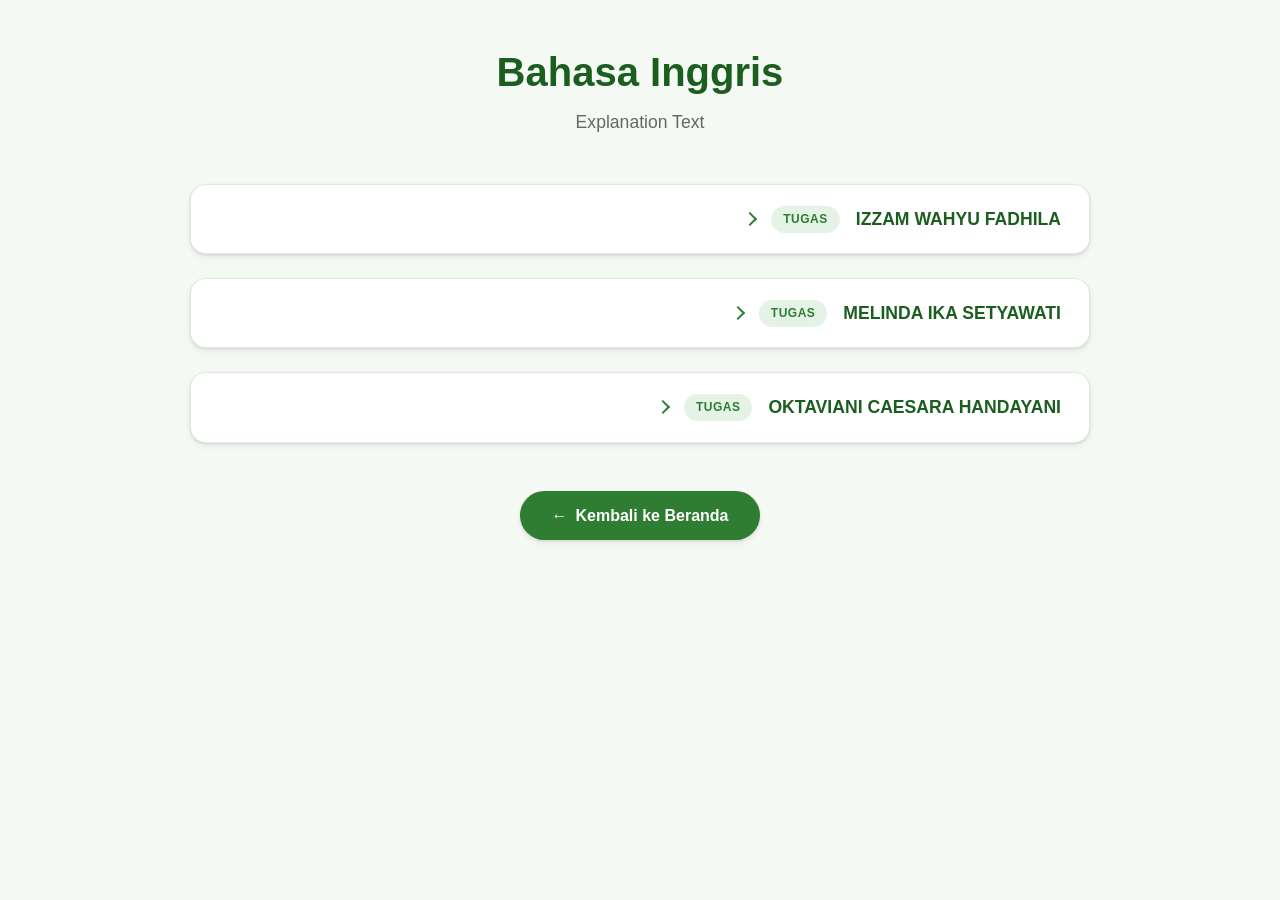
<file: inggris.html>
<!DOCTYPE html>
<html lang="id">
<head>
    <meta charset="UTF-8">
    <meta name="viewport" content="width=device-width, initial-scale=1.0">
    <title>Bahasa Iggris - Explanation Text</title>
    <link rel="stylesheet" href="inggris.css">
    <!-- Google Fonts -->
    <link rel="stylesheet" href="inggris.css">
    <link rel="stylesheet" href="inggris.css">
</head>
<body>

    <section class="indo-section">
        <div class="indo-header">
            <h2>Bahasa Inggris</h2>
            <p>Explanation Text</p>
        </div>

        <div class="table-container">

            <!-- BARIS 2: TERTUTUP -->
            <details class="report-card">
                <summary class="report-summary">
                    <div class="summary-left">
                        <span class="icon-toggle"></span>
                        <span class="badge-label">TUGAS</span>
                        <span class="author-name">IZZAM WAHYU FADHILA</span>
                    </div>
                </summary>
            
                
                <div class="report-content">
                    <h2>How an Old Circuit Boards Is Transformed into a Well Clock</h2>
                    <img src="WhatsApp Image 2026-10-29 at 12.10.19.jpeg" alt="foto produk" weight="250" height="250">
                    <p>
                       <strong>Paragraph 1 - General Statement</strong><br>
                        Electronic waste is an increasing environmental issue caused by the rapid pace of technological advancement. Obsolete electronic components, such as discarded computer circuit boards, are frequently thrown away and contribute to environmental degradation. However, these materials possess complex designs and durable structures that can be repurposed. One creative approach to handling this electronic waste is by transforming an old circuit board into a unique wall clock. This transformation demonstrates how industrial waste can be converted into a functional and artistic home accessory.<br>
​                       <strong>Paragraph 2 - The Transformation Process</strong><br>
                        The process begins by collecting an unused computer circuit board and cleaning it thoroughly to remove dust, grease, and other debris. Once the board is clean, technicians or crafters inspect its surface and carefully remove any hazardous or protruding parts that are unnecessary for the new design. At this stage, the original function of the printed circuit board as an internal computer component changes. Instead of processing electronic signals inside a computer, the board is prepared to serve as the main face and structural base of a timepiece.<br>
                        <strong>​Paragraph 3 - The Formation of a New Product</strong><br>
                        The prepared circuit board is then combined with a clock mechanism and custom number markers. A hole is drilled precisely in the center of the board to install the clock movement, along with the hour, minute, and second hands on the front. Colorful or metallic numbers representing digits one through twelve are securely attached around the perimeter of the board to indicate the hours. Once the battery-powered mechanism is fitted at the back and all components are firmly fixed, the separate parts integrate into a single working clock.<br>
​                       <strong>​Paragraph 4 - The Result and Its Impact</strong><br>
                        As a result, an old computer circuit board is successfully transformed into a wall clock that carries both functional and aesthetic value. The product can be used to tell time while simultaneously serving as a creative, geek-chic room decoration. This transformation reduces the volume of electronic waste and promotes the reuse of durable industrial materials. Therefore, recycling electronic components into creative timepieces is an effective way to support a more sustainable and eco-friendly environment.
                    </p>
                </div>
            </details>

            <!-- BARIS 2: TERTUTUP -->
            <details class="report-card">
                <summary class="report-summary">
                    <div class="summary-left">
                        <span class="icon-toggle"></span>
                        <span class="badge-label">TUGAS</span>
                        <span class="author-name">MELINDA IKA SETYAWATI</span>
                    </div>
                </summary>
                
                <div class="report-content">
                    <h2>The Creation of a Circuit Board Wall Clock from E-Waste</h2>
                    <img src="WhatsApp Image 2026-10-29 at 12.10.19.jpeg" alt="foto produk" weight="250" height="250">
                    <p>
                       <strong>Paragraph 1 - General Statement</strong><br>
                        The rapid evolution of modern technology has led to a massive accumulation of electronic waste worldwide. Discarded motherboards and circuit boards are typical examples of e-waste that often end up in landfills, posing threats to the environment. Nevertheless, the intricate patterns and metallic traces on these boards offer high visual appeal. A brilliant solution to utilize this waste is by converting old circuit boards into decorative wall clocks. This creative recycling effort turns electronic scrap into a stylish instrument for measuring time.<br>
                        <strong>Paragraph 2 - The Transformation Process</strong><br>
                        The conversion process starts with the selection of a discarded circuit board featuring prominent electronic tracks, chips, and soldered joints. This board undergoes a cleaning and sanitization procedure to ensure it is safe and free from grime. During this phase, the component is stripped of its original utility within a computer system. Rather than managing data processing, the circuit board is repurposed as a decorative canvas and structural foundation for a new clock.<br>
                       <strong>Paragraph 3 - The Formation of a New Product</strong><br>
                        Next, a clock movement kit consisting of a motor mechanism and hands is integrated into the circuit board. A central hole is created to mount the spindle, connecting the rear motor to the front indicator hands. Distinctive number labels are arranged and glued onto the surface of the green board to complete the clock face. When the mechanical parts are fully assembled and tested with a power source, the individual pieces merge into a cohesive finished product.<br>
                        <strong>Paragraph 4 - The Result and Its Impact</strong><br>
                        Consequently, a discarded circuit board is turned into an innovative wall clock that provides practical utility and decorative charm. It functions reliably as a timekeeping device while adding a modern, technological aesthetic to interior spaces. Furthermore, this method helps minimize electronic waste and encourages sustainable resource management. Upcycling electronic parts into functional art represents a meaningful contribution toward environmental preservation.
                    </p>
                </div>
            </details>

            <!-- BARIS 3: TERTUTUP -->
            <details class="report-card">
                <summary class="report-summary">
                    <div class="summary-left">
                        <span class="icon-toggle"></span>
                        <span class="badge-label">TUGAS</span>
                        <span class="author-name">OKTAVIANI CAESARA HANDAYANI</span>
                    </div>
                </summary>
                
                <div class="report-content">
                    <h2>Upcycling Discarded Circuit Boards into Fuctional Clocks</h2>
                    <img src="WhatsApp Image 2026-10-29 at 12.10.19.jpeg" alt="foto produk" weight="250" height="250">
                    <p>
                        <strong>Paragraph 1 - General Statement</strong><br>
                        Electronic equipment has a relatively short lifecycle, resulting in vast quantities of electronic waste discarded each year. Printed circuit boards are among the most common items found in this waste stream, traditionally viewed as useless junk. However, their intricate microchips and vibrant green layouts hold significant creative potential. By upcycling these old circuit boards into functional wall clocks, people can give electronic remnants a second life. This process highlights how creativity can merge technology with interior design.<br>
                        <strong>Paragraph 2 - The Transformation Process</strong><br>
                        The manufacturing workflow begins by gathering retired circuit boards and cleaning their surfaces to eliminate impurities. Workers inspect the boards to identify the best layout angles for a clock face. At this point, the primary purpose of the circuit board undergoes a total shift. Instead of functioning as part of a hidden computer hardware system, it is modified to become a visible, artistic centerpiece for time tracking.<br>
                        <strong>Paragraph 3 - The Formation of a New Product</strong><br>
                        The transformation is finalized by attaching a clock mechanism to the center of the board and mounting hands on the front side. Clear, stylized numbers are positioned around the board's surface to guide the eye and show the hours accurately. Once the adhesive sets and the battery mechanism is secured in place, all the disparate elements combine into a single, operational clock product.<br>
                        <strong>Paragraph 4 - The Result and Its Impact</strong><br>
                        Ultimately, the old electronic component becomes a striking wall clock that delivers both utility and visual appeal. It serves as a practical tool for daily scheduling and a conversation starter due to its unique technological look. This upcycling practice successfully cuts down electronic waste and inspires alternative ways to reuse manufactured materials. Thus, turning electronic hardware into household items is a great step toward environmental sustainability.
                    </p>
                </div>
            </details>

        </div>

        <!-- Tombol Kembali ke Beranda -->
        <div class="back-btn-container">
            <a href="index.html" class="btn-kembali">
                <span>←</span>
                <span>Kembali ke Beranda</span>
            </a>
        </div>
    </section>

</body>
</html>
</file>
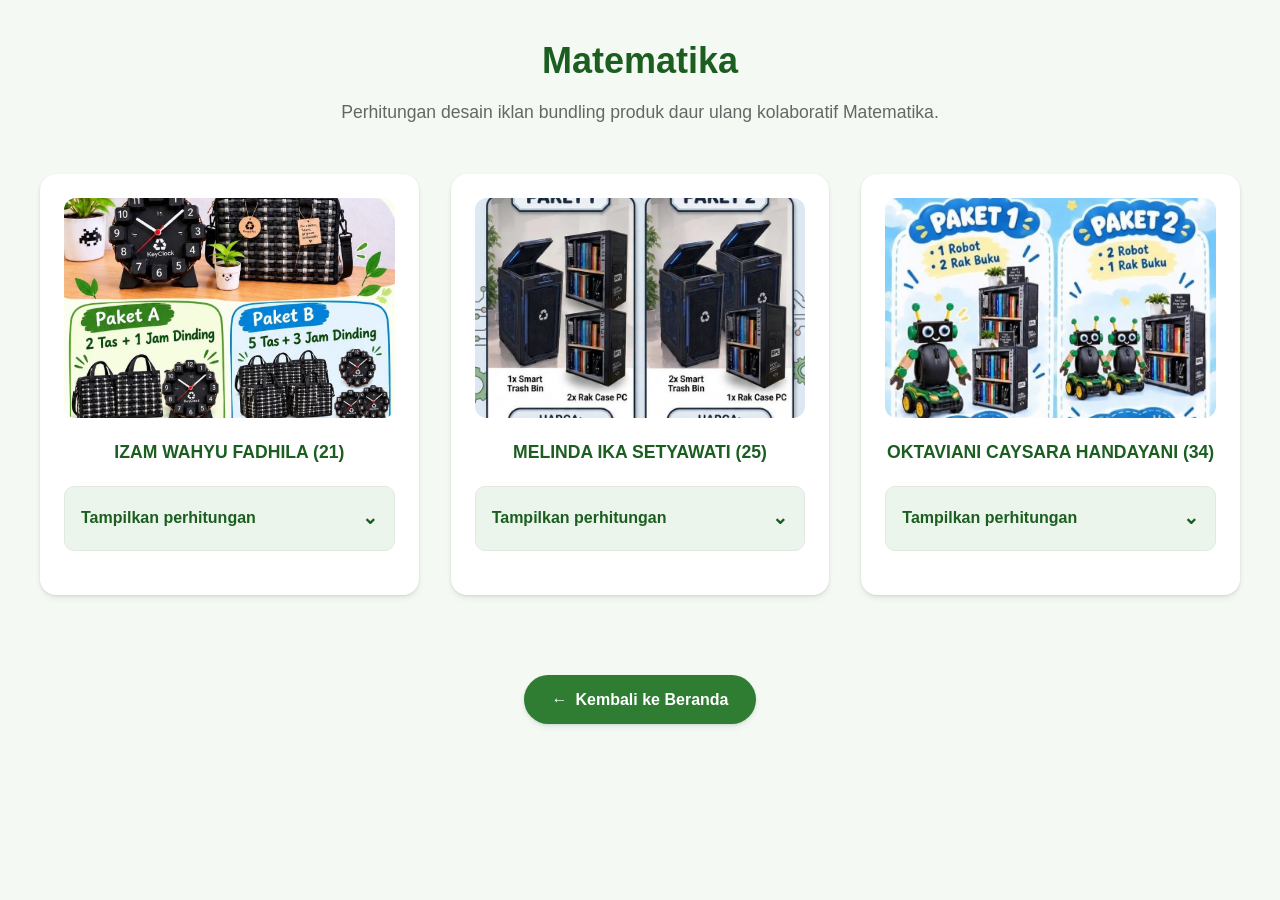
<file: matematika.html>
<!DOCTYPE html>
<html lang="id">
<head>
    <meta charset="UTF-8">
    <meta name="viewport" content="width=device-width, initial-scale=1.0">
    <title>Matematika — Mata Pelajaran Kolaboratif</title>
    <link rel="stylesheet" href="matematika.css">
    <!-- Google Fonts -->
    <link rel="stylesheet" href="matematika.css">
    <link rel="stylesheet" href="matematika.css">
    
</head>
<body>

    <main class="main-container">
        <section class="section-title">
            <h2>Matematika</h2>
            <p>Perhitungan desain iklan bundling produk daur ulang kolaboratif Matematika.</p>
        </section>

        <div class="cards-container">

            <!-- Kartu 1 -->
            <div class="math-card">
                <div class="card-image-box">
                    <img src="WhatsApp Image 2026-11-06 at 16.52.56.jpeg" alt="Bundling paket 1">
                </div>
                <h3>IZAM WAHYU FADHILA (21)</h3>
                
                <details class="calc-dropdown">
                    <summary>
                        <span>Tampilkan perhitungan</span>
                        <span class="arrow">⌄</span>
                    </summary>
                    <div class="calc-content">
                        <h4>Misalkan</h4>
                        <ul>
                            <li>x = jam dinding</li>
                            <li>y = tas anyaman </li>
                        </ul>

                        <h4>Persamaan paket</h4>
                        <div class="equation-box">x + 2y = 200.00</div>
                        <div class="equation-box">3x + 5y = 520.000</div>
                       
                        <h4>Penyelesaian</h4>
                        <ol class="step-list">
                        <li><strong>Eliminasi nilai x:</strong><br>
                            <code>x + 2y = 200.00</code><br>
                            <code>3x + 5y = 520.000</code><br>
                            persamaan (1) dikalikan dengan 5<code>x + 2y = 200.000 | x5</code><br>
                            persamaan (2) dikalikan dengan 2<code>2x + 3y = 520.000 | x2</code>
                            <code>5x + 10y = 1.000.000</code><br>
                            <code>6x + 10y = 1.040.000</code><br>
                            persamaan tersebut dikurangkan<code> -x   = -40.000</code><br>
                            negatif dan negatif diubah menjadi positif<code> x = 40.000</code>
                            <br> &rarr; <strong>x =Rp40.000</strong>
                        </li>
                        <li><strong>Substitusi nilai y ke Paket 1:</strong><br>
                            <code>x(40.000) + 2y = 200.000</code><br>
                            <code>40.000 + 2y = 200.000 </code><br>
                            <code>2y = 200.000 - 40.000</code><br>
                            <code>2y = 160.000</code><br>
                            160.000 dibagi 2 <code>y =160.000/2</code><br>
                             &rarr; <strong>y = Rp80.000</strong>
                        </li>
                        </ol>

                        <div class="result-box">
                            Hasil: x(harga 1 jam dinding)=Rp40.000, y(harga 1 tas anyam)=Rp80.000
                        </div>
                    </div>
                </details>
            </div>
            
            <!-- Kartu 2 -->
            <div class="math-card">
                <div class="card-image-box">
                    <img src="WhatsApp Image 2026-11-06 at 16.52.28.jpeg" alt="Bundling Paket 2">
                </div>
                <h3>MELINDA IKA SETYAWATI (25)</h3>
                
                <details class="calc-dropdown">
                    <summary>
                        <span>Tampilkan perhitungan</span>
                        <span class="arrow">⌄</span>
                    </summary>
                    <div class="calc-content">
                        <h4>Pemisahan</h4>
                        <ul>
                            <li>x = harga 1 tempat sampah></li>
                            <li>y = Harga 1 rak buku</li
                        </ul>

                        <h4>Permodelan</h4>
                        <div class="equation-box">x + 2y   = 440.000</div>
                        <div class="equation-box">2x + y  = 595.000</div>

                        <h4>Penyelesaian</h4>
                         <li><strong>Eliminasi nilai x:</strong><br>
                            <code>x + 2y = 440.000</code><br>
                            <code>2x + y = 595.000</code><br>
                            persamaan (1) dikalikan dengan 1<code>x + 2y = 440.000|x1</code><br>
                            persamaan (2) dikalikan dengan 2<code>2x + y = 595.000|x2</code>
                            <code>x + 2y = 440.000</code><br>
                            <code>4x + 2y = 1.190.000</code><br>
                            persamaan tersebut dikurangkan<code> -3x   = -750.000</code><br>
                            -750.000 dibagi -3<code> x = -750.000/-3</code><br>
                            <code>x = 250.000</code>
                            <br> &rarr; <strong>x = Rp250.000</strong>
                        </li>
                        <li><strong>Substitusi nilai y ke Paket 1:</strong><br>
                            <code>x(250.000) + 2y = 440.000</code><br>
                            <code>250.000 + 2y = 440.000 </code><br>
                            <code>2y = 440.000 - 250.000</code><br>
                            <code>2y = 190.000</code><br>
                            190.000 dibagi 2<code> y = 190.000/3</code>
                             &rarr; <strong>y = Rp95.000</strong>
                        </li>
                        </ol>

                     
                        <div class="result-box">
                            Hasil: x(harga 1 tempat sampah)=Rp250.000, y(harga 1 rak buku)=Rp95.000
                        </div>
                    </div>
                </details>
            </div>

            <!-- Kartu 3 -->
            <div class="math-card">
                <div class="card-image-box">
                    <img src="WhatsApp Image 2026-11-06 at 16.52.28 (1).jpeg" alt="Bundling Paket 3">
                </div>
                <h3>OKTAVIANI CAYSARA HANDAYANI (34)</h3>
                
                <details class="calc-dropdown">
                    <summary>
                        <span>Tampilkan perhitungan</span>
                        <span class="arrow">⌄</span>
                    </summary>
                    <div class="calc-content">
                        <h4>Misalkan</h4>
                        <ul>
                            <li>x = harga 1 robot</li>
                            <li>y = harga 1 rak buku</li>
                            
                        </ul>

                        <h4>Persamaan paket</h4>
                        <div class="equation-box">x + 2y = 290.000</div>
                        <div class="equation-box">2x + y = 295.000</div>

                        <h4>Penyelesaian</h4>
                        <li><strong>Eliminasi nilai x:</strong><br>
                            <code>x + 2y = 290.000</code><br>
                            <code>2x + y = 295.000</code><br>
                            persamaan (1) dikalikan dengan 1<code>x + 2y= 290.000|x1</code><br>
                            persamaan (2) dikalikan dengan 2<code>2x + y = 295.000|x2</code>
                            <code>x + 2y =290.000</code><br>
                            <code>4x + 2y =590.000</code><br>
                            persamaan tersebut dikurangkan<code> -3x   = -300.000</code><br>
                            -300.000 dibagi -3 <code> x = -300.000 /-3</code><br>
                            <code>x = 100.000</code>
                            <br> &rarr; <strong>x = Rp100.000</strong>
                        </li>
                        <li><strong>Substitusi nilai y ke Paket 2:</strong><br>
                            <code>x(100.000) + 2y = 290.000/code><br>
                            <code>100.000 + 2y = 290.00</code><br>
                            <code>2y = 290.000 - 100.00</code><br>
                            <code>2y = 190.000</code><br>
                            90.000 dibagi 2<code> y = 90.000/2s</code>
                             &rarr; <strong>y = Rp95.000</strong>
                        </li>
                        </ol>

                        <div class="result-box">
                            Hasil: x(harga 1 robot)=Rp100.000, dan y(harga 1 rak buku)=Rp95.000
                        </div>
                    </div>
                </details>
            </div>

        </div>

        <!-- Tombol Kembali ke Beranda -->
        <div class="back-btn-container">
            <a href="index.html" class="btn-kembali">
                <span>←</span>
                <span>Kembali ke Beranda</span>
            </a>
        </div>
    </main>

</body>
</html>
</file>
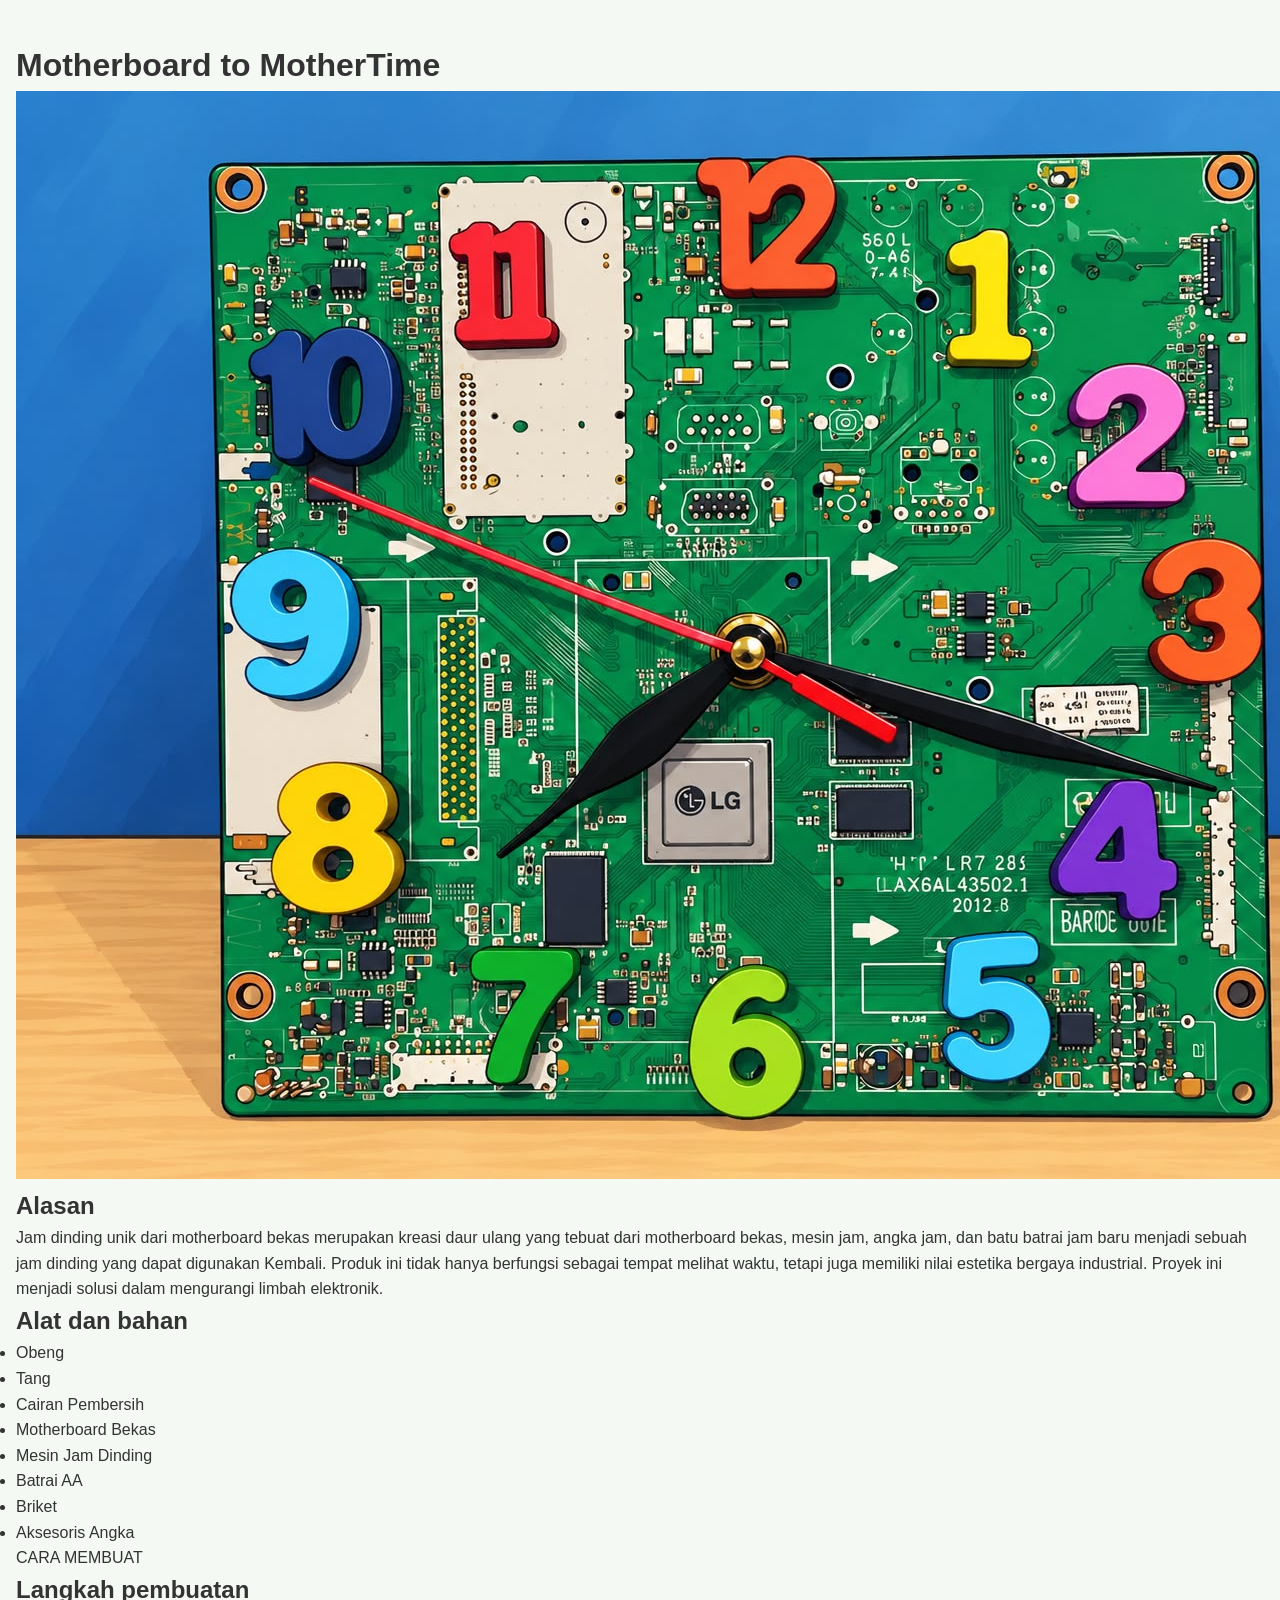
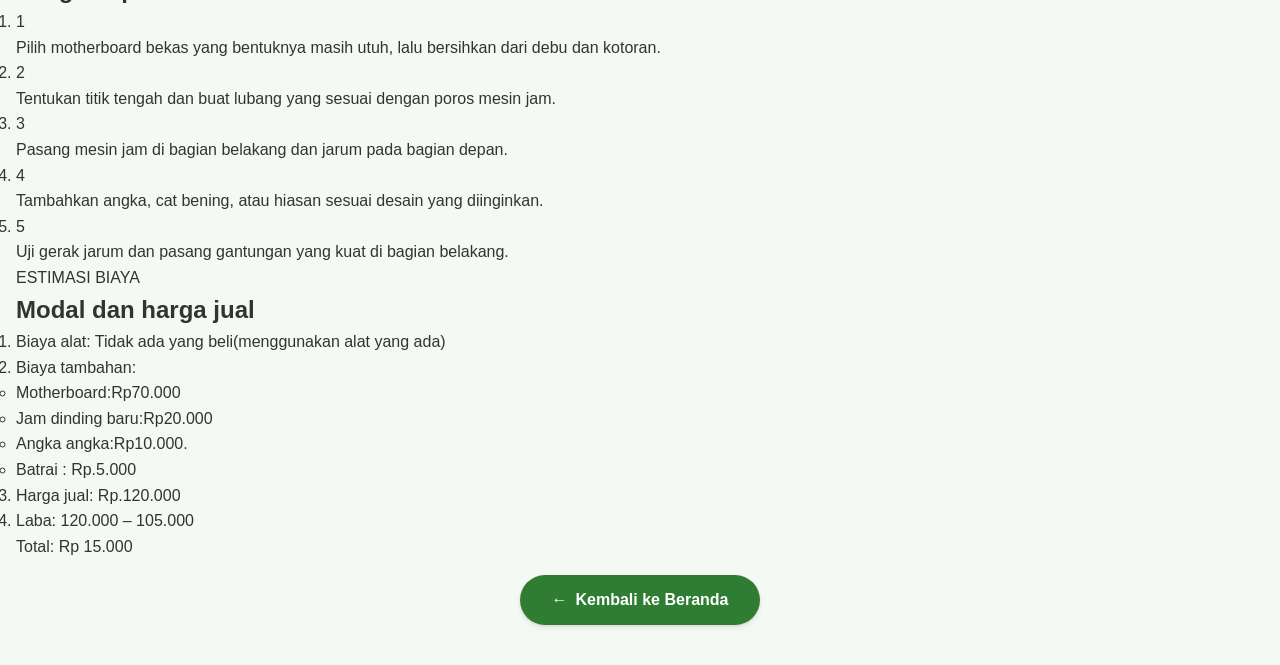
<file: produk1.html>
<!DOCTYPE html>
<html lang="id">
<head>
    <meta charset="UTF-8">
    <meta name="viewport" content="width=device-width, initial-scale=1.0">
    <title>Jam Motherboard — Sampah Jadi Berkah</title>
    <link rel="stylesheet" href="style.css">
</head>
<body>

    <main class="main-container">
        
        <!-- Header Judul -->
        <header class="page-header">
            <h1>Motherboard to MotherTime</h1>
        </header>

        <!-- Gambar Utama -->
        <div class="hero-image-card">
            <img src="WhatsApp Image 2026-10-29 at 12.10.19.jpeg">
        </div>

        <!-- Kartu 1: Produk Daur Ulang Elektronik -->
        <section class="content-card">
            <h2>Alasan</h2>
            <p>Jam dinding unik dari motherboard bekas merupakan kreasi daur ulang yang tebuat dari motherboard bekas, mesin jam, angka jam, dan batu batrai jam baru menjadi sebuah jam dinding yang dapat digunakan Kembali. Produk ini tidak hanya berfungsi sebagai tempat melihat waktu, tetapi juga memiliki nilai estetika bergaya industrial. Proyek ini menjadi solusi dalam mengurangi limbah elektronik.</p>
        </section>

        <!-- Kartu 2: Alat dan Bahan -->
        <section class="content-card">
            <h2>Alat dan bahan</h2>
            <ul>
                <li>Obeng</li>
                <li>Tang</li>
                <li>Cairan Pembersih</li>
                <li>Motherboard Bekas	</li>
                <li>Mesin Jam Dinding</li>
                <li>Batrai AA</li>
                <li>Briket</li>
                <li>Aksesoris Angka</li>
           </ul>
        </section>

        <!-- Kartu 4: Cara Membuat -->
        <section class="content-card">
            <span class="section-tag">CARA MEMBUAT</span>
            <h2>Langkah pembuatan</h2>
            <ol class="step-list">
                <li>
                    <span class="step-num">1</span>
                    <p>Pilih motherboard bekas yang bentuknya masih utuh, lalu bersihkan dari debu dan kotoran.</p>
                </li>
                <li>
                    <span class="step-num">2</span>
                    <p>Tentukan titik tengah dan buat lubang yang sesuai dengan poros mesin jam.</p>
                </li>
                <li>
                    <span class="step-num">3</span>
                    <p>Pasang mesin jam di bagian belakang dan jarum pada bagian depan.</p>
                </li>
                <li>
                    <span class="step-num">4</span>
                    <p>Tambahkan angka, cat bening, atau hiasan sesuai desain yang diinginkan.</p>
                </li>
                <li>
                    <span class="step-num">5</span>
                    <p>Uji gerak jarum dan pasang gantungan yang kuat di bagian belakang.</p>
                </li>
            </ol>
        </section>

        <!-- Kartu 5: Estimasi Biaya -->
        <section class="content-card">
            <span class="section-tag">ESTIMASI BIAYA</span>
            <h2>Modal dan harga jual</h2>
             <p>
                    <ol>
                        <li>Biaya alat: Tidak ada yang beli(menggunakan alat yang ada)</li>
                        <li>Biaya tambahan:
                              <ul type="dics">
                                  <li>Motherboard:Rp70.000</li>
                                  <li>Jam dinding baru:Rp20.000</li>
                                  <li>Angka angka:Rp10.000.</li>
                                  <li>Batrai : Rp.5.000</li>
                              </ul>
                       </li>
                       <li>Harga jual: Rp.120.000</li>
                       <li>Laba: 120.000 – 105.000<br>Total: Rp 15.000</li>
                    </ol>
              </p>
        </section>

        <!-- Tombol Kembali ke Beranda -->
        <div class="back-btn-container">
            <a href="index.html" class="btn-kembali">
                <span>←</span>
                <span>Kembali ke Beranda</span>
            </a>
        </div>

    </main>

</body>
</html>
</file>
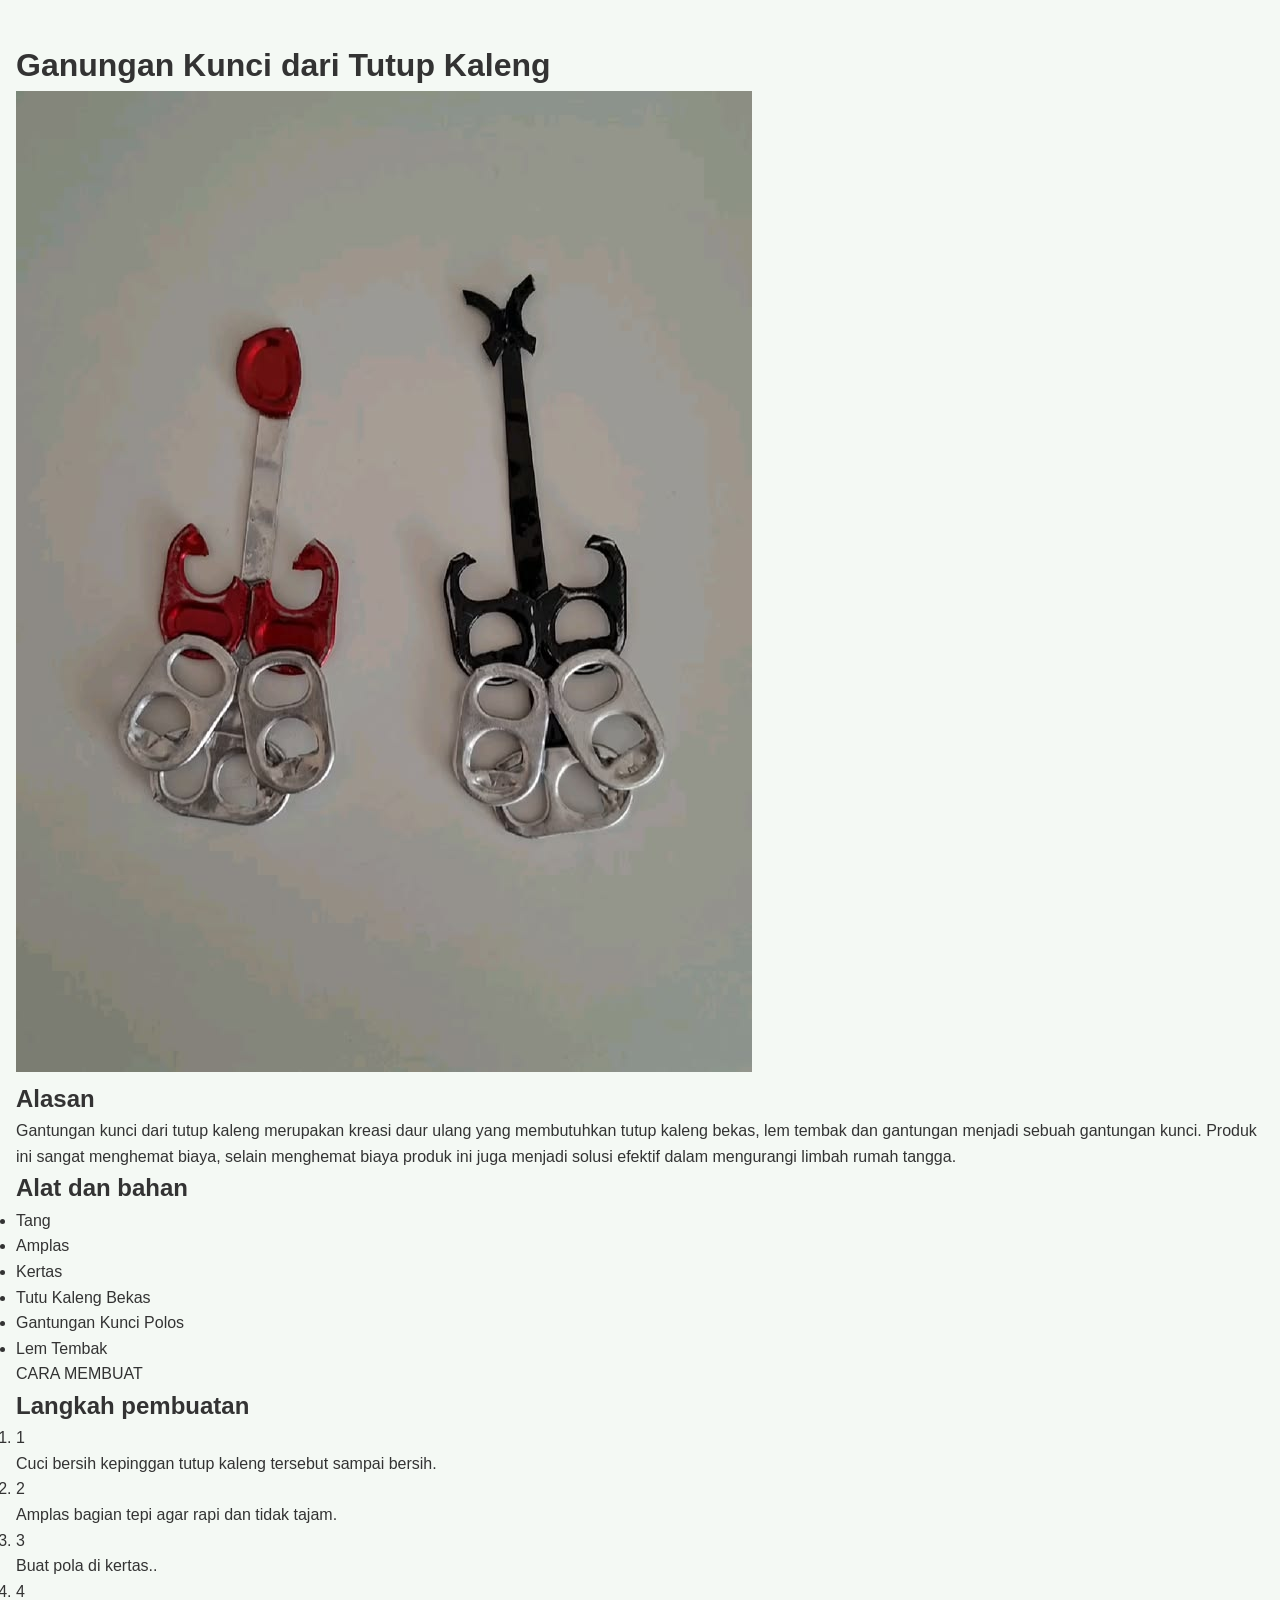
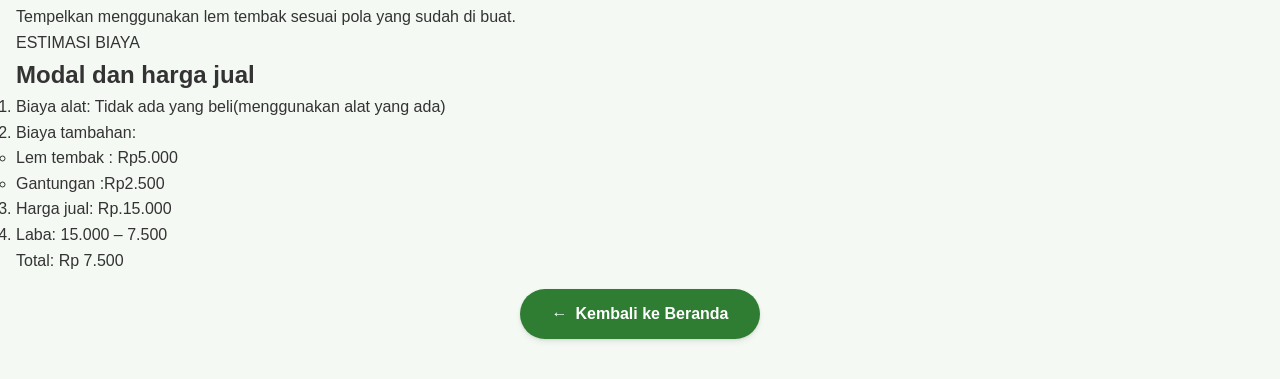
<file: produk2.html>
<!DOCTYPE html>
<html lang="en">
<head>
    <meta charset="UTF-8">
    <meta name="viewport" content="width=device-width, initial-scale=1.0">
    <title>Document</title>
    <link rel="stylesheet" href="style.css">
</head>
<body>
    <main class="main-container">
        
        <!-- Header Judul -->
        <header class="page-header">
            <h1>Ganungan Kunci dari Tutup Kaleng</h1>
            <div class="header-line"></div>
        </header>

        <!-- Gambar Utama -->
        <div class="hero-image-card">
            <img src="WhatsApp Image 2026-10-26 at 21.09.02.jpeg">
        </div>

        <!-- Kartu 1: Produk Daur Ulang Elektronik -->
        <section class="content-card">
            <h2>Alasan</h2>
            <p>Gantungan kunci dari tutup kaleng merupakan kreasi daur ulang yang membutuhkan tutup kaleng bekas, lem tembak dan gantungan menjadi sebuah gantungan kunci. Produk ini sangat menghemat biaya, selain menghemat biaya produk ini juga menjadi solusi efektif dalam mengurangi limbah rumah tangga.</p>
        </section>

        <!-- Kartu 2: Alat dan Bahan -->
        <section class="content-card">
            <h2>Alat dan bahan</h2>
            <ul>
                <li>Tang</li>
                <li>Amplas</li>
                <li>Kertas</li>
                <li>Tutu Kaleng Bekas</li>
                <li>Gantungan Kunci Polos</li>
                <li>Lem Tembak</li>
            </ul>
        </section>

        <!-- Kartu 4: Cara Membuat -->
        <section class="content-card">
            <span class="section-tag">CARA MEMBUAT</span>
            <h2>Langkah pembuatan</h2>
            <ol class="step-list">
                <li>
                    <span class="step-num">1</span>
                    <p>Cuci bersih kepinggan tutup kaleng tersebut sampai bersih.</p>
                </li>
                <li>
                    <span class="step-num">2</span>
                    <p>Amplas bagian tepi agar rapi dan tidak tajam.</p>
                </li>
                <li>
                    <span class="step-num">3</span>
                    <p>Buat pola di kertas..</p>
                </li>
                <li>
                    <span class="step-num">4</span>
                    <p>Tempelkan menggunakan lem tembak sesuai pola yang sudah di buat.</p>
                </li>
            </ol>
        </section>

        <!-- Kartu 5: Estimasi Biaya -->
        <section class="content-card">
            <span class="section-tag">ESTIMASI BIAYA</span>
            <h2>Modal dan harga jual</h2>
             <p>
                <ol>
                   <li>Biaya alat: Tidak ada yang beli(menggunakan alat yang ada)</li>
                   <li>Biaya tambahan:
                       <ul type="dics">
                            <li>Lem tembak : Rp5.000</li>
                            <li>Gantungan :Rp2.500</li>
                        </ul>
                    </li>
                    <li>Harga jual: Rp.15.000</li>
                    <li>Laba: 15.000 – 7.500<br>Total: Rp 7.500</li>
                </ol>
              </p>
        </section>

        <!-- Tombol Kembali ke Beranda -->
        <div class="back-btn-container">
            <a href="index.html" class="btn-kembali">
                <span>←</span>
                <span>Kembali ke Beranda</span>
            </a>
        </div>

    </main>
</body>
</html>
</file>
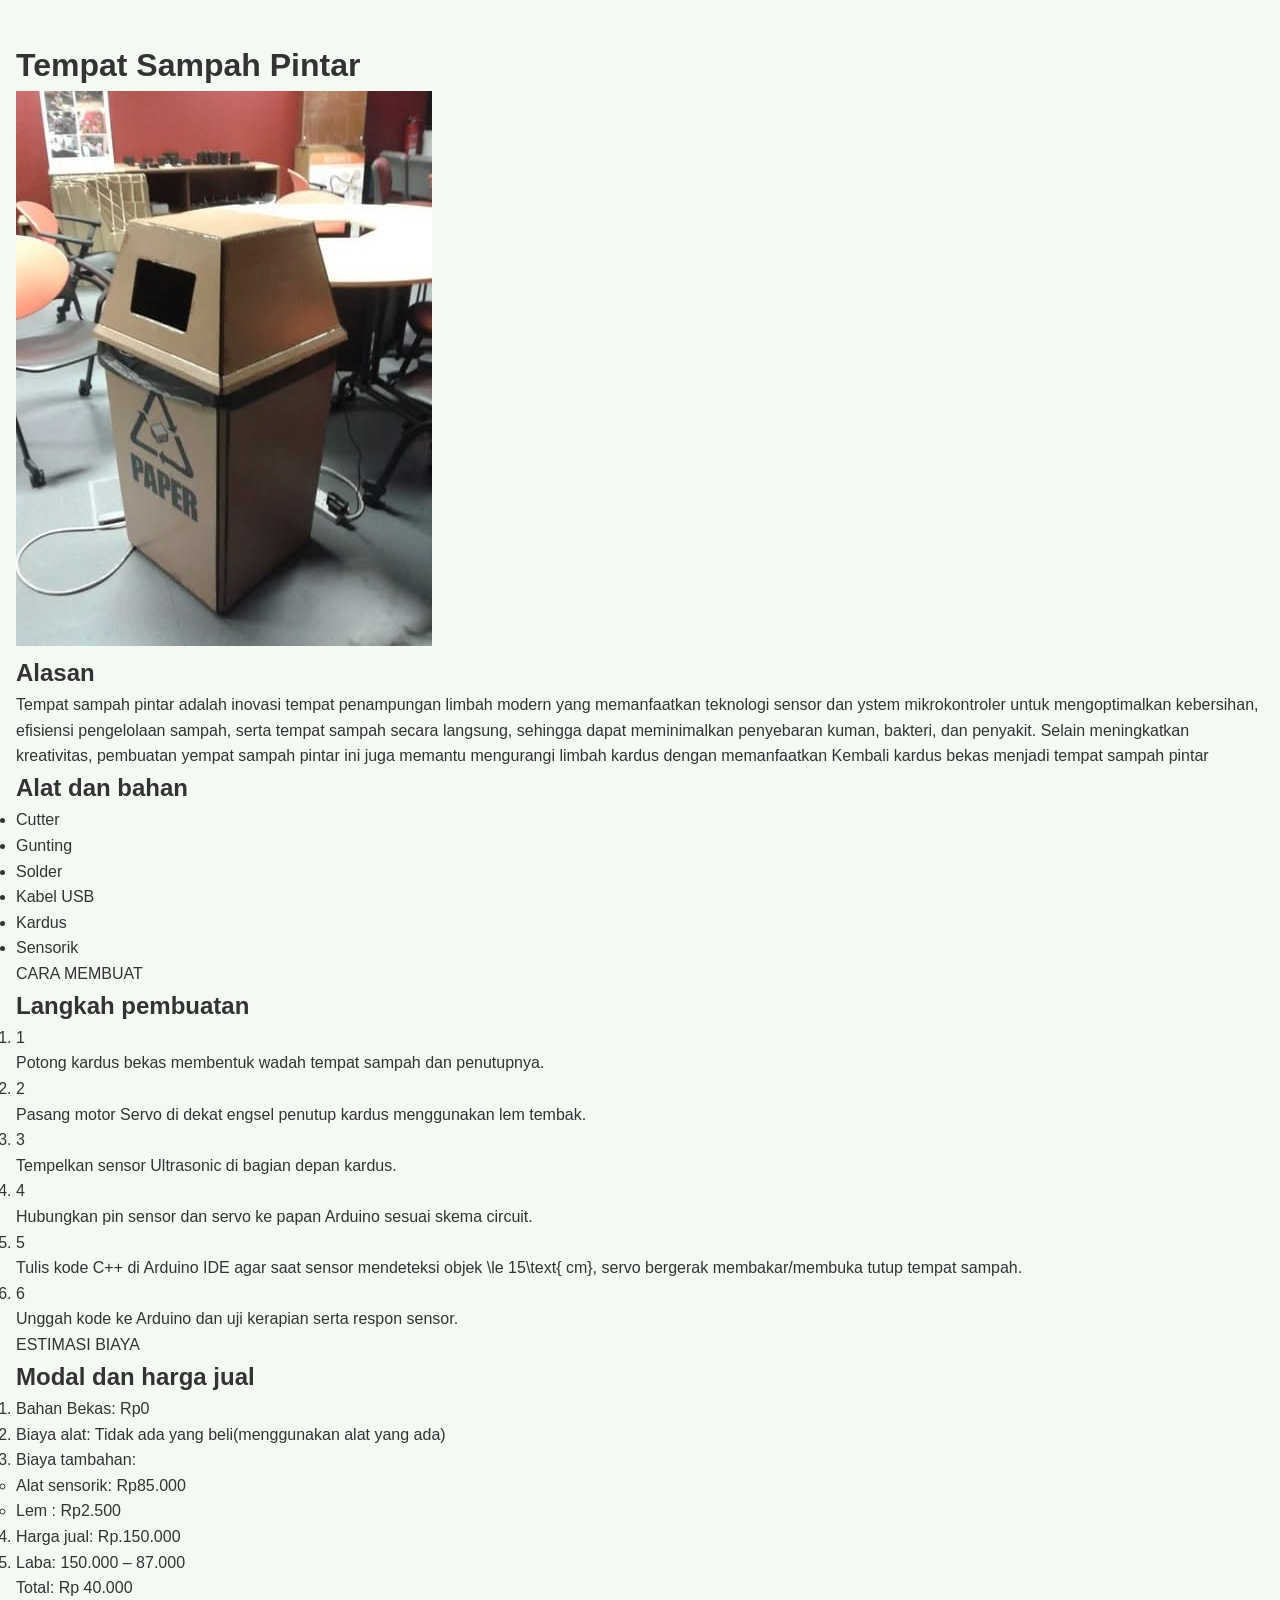
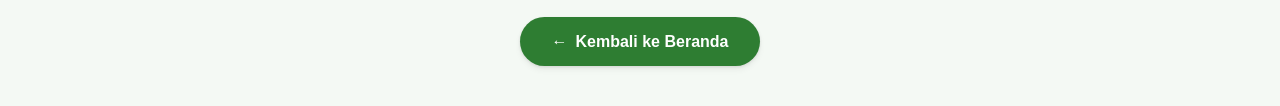
<file: produk3.html>
<!DOCTYPE html>
<html lang="en">
<head>
    <meta charset="UTF-8">
    <meta name="viewport" content="width=device-width, initial-scale=1.0">
    <title>Document</title>
    <link rel="stylesheet" href="style.css">
</head>
<body>
    <main class="main-container">
        
        <!-- Header Judul -->
        <header class="page-header">
            <h1>Tempat Sampah Pintar</h1>
        </header>

        <!-- Gambar Utama -->
        <div class="hero-image-card">
            <img src="WhatsApp Image 2026-10-27 at 14.06.28.jpeg">
        </div>

        <!-- Kartu 1: Produk Daur Ulang Elektronik -->
        <section class="content-card">
            <h2>Alasan</h2>
            <p>Tempat sampah pintar adalah inovasi tempat penampungan limbah modern yang memanfaatkan teknologi sensor dan  ystem mikrokontroler untuk mengoptimalkan kebersihan, efisiensi pengelolaan sampah, serta tempat sampah secara langsung, sehingga dapat meminimalkan penyebaran kuman, bakteri, dan penyakit. Selain meningkatkan kreativitas, pembuatan yempat sampah pintar ini juga memantu mengurangi limbah kardus dengan memanfaatkan Kembali kardus bekas menjadi tempat sampah pintar</p>
        </section>

        <!-- Kartu 2: Alat dan Bahan -->
        <section class="content-card">
            <h2>Alat dan bahan</h2>
            <ul>
                <li>Cutter</li>
                <li>Gunting</li>
                <li>Solder</li>
                <li>Kabel USB</li>
                <li>Kardus</li>
                <li>Sensorik</li>
            </ul>
        </section>

        <!-- Kartu 4: Cara Membuat -->
        <section class="content-card">
            <span class="section-tag">CARA MEMBUAT</span>
            <h2>Langkah pembuatan</h2>
            <ol class="step-list">
                <li>
                    <span class="step-num">1</span>
                    <p>Potong kardus bekas membentuk wadah tempat sampah dan penutupnya.</p>
                </li>
                <li>
                    <span class="step-num">2</span>
                    <p>Pasang motor Servo di dekat engsel penutup kardus menggunakan lem tembak.</p>
                </li>
                <li>
                    <span class="step-num">3</span>
                    <p>Tempelkan sensor Ultrasonic di bagian depan kardus.</p>
                </li>
                <li>
                    <span class="step-num">4</span>
                    <p>Hubungkan pin sensor dan servo ke papan Arduino sesuai skema circuit.</p>
                </li>
                <li>
                    <span class="step-num">5</span>
                    <p>Tulis kode C++ di Arduino IDE agar saat sensor mendeteksi objek \le 15\text{ cm}, servo bergerak membakar/membuka tutup tempat sampah.</p>
                </li>
                <li>
                    <span class="step-num">6</span>
                    <p>Unggah kode ke Arduino dan uji kerapian serta respon sensor.</p>
                </li>
            </ol>
        </section>

        <!-- Kartu 5: Estimasi Biaya -->
        <section class="content-card">
            <span class="section-tag">ESTIMASI BIAYA</span>
            <h2>Modal dan harga jual</h2>
             <p>
                <ol>
                     <li>Bahan Bekas: Rp0</li>
                     <li>Biaya alat: Tidak ada yang beli(menggunakan alat yang ada)</li>
                     <li>Biaya tambahan:
                       <ul type="dics">
                            <li>Alat sensorik: Rp85.000</li>
                            <li>Lem : Rp2.500</li>
                        </ul>
                     </li>
                     <li>Harga jual: Rp.150.000</li>
                     <li>Laba: 150.000 – 87.000<br>Total: Rp 40.000</li>
                </ol>
            </p>
        </section>

        <!-- Tombol Kembali ke Beranda -->
        <div class="back-btn-container">
            <a href="index.html" class="btn-kembali">
                <span>←</span>
                <span>Kembali ke Beranda</span>
            </a>
        </div>

    </main>
</body>
</html>
</file>
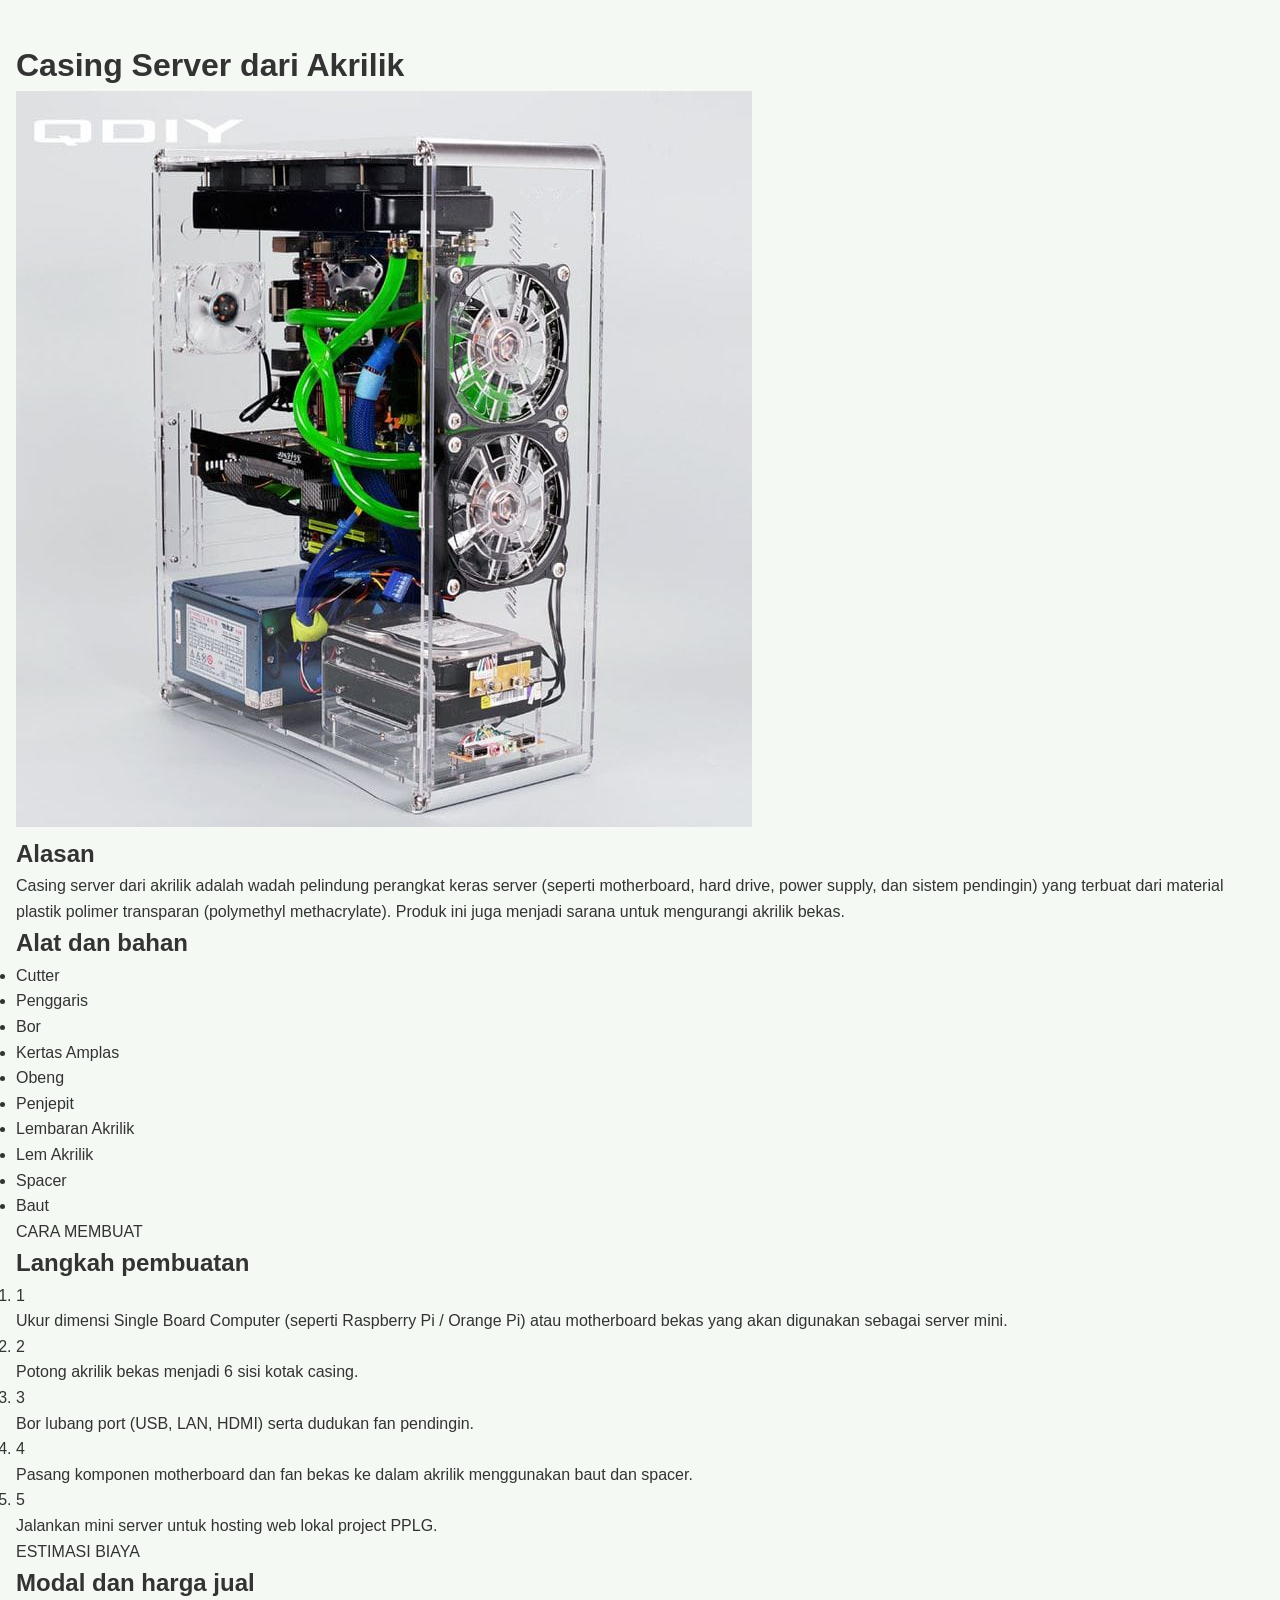
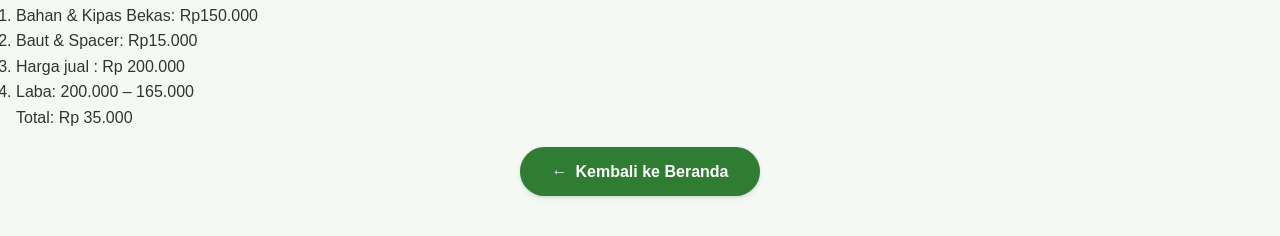
<file: produk4.html>
<!DOCTYPE html>
<html lang="en">
<head>
    <meta charset="UTF-8">
    <meta name="viewport" content="width=device-width, initial-scale=1.0">
    <title>Document</title>
    <link rel="stylesheet" href="style.css">
</head>
<body>
    <main class="main-container">
        
        <!-- Header Judul -->
        <header class="page-header">
            <h1>Casing Server dari Akrilik</h1>
        </header>

        <!-- Gambar Utama -->
        <div class="hero-image-card">
            <img src="WhatsApp Image 2026-10-27 at 14.06.32.jpeg">
        </div>

        <!-- Kartu 1: Produk Daur Ulang Elektronik -->
        <section class="content-card">
            <h2>Alasan</h2>
            <p>Casing server dari akrilik adalah wadah pelindung perangkat keras server (seperti motherboard, hard drive, power supply, dan sistem pendingin) yang terbuat dari material plastik polimer transparan (polymethyl methacrylate). Produk ini juga menjadi sarana untuk mengurangi akrilik bekas.</p>
        </section>

        <!-- Kartu 2: Alat dan Bahan -->
        <section class="content-card">
            <h2>Alat dan bahan</h2>
            <ul>
                 <li>Cutter</li>
                 <li>Penggaris</li>
                 <li>Bor</li>
                 <li>Kertas Amplas</li>
                 <li>Obeng</li>
                 <li>Penjepit</li>
                 <li>Lembaran Akrilik</li>
                 <li>Lem Akrilik</li>
                 <li>Spacer</li>
                 <li>Baut</li>
            </ul>
        </section>

        <!-- Kartu 4: Cara Membuat -->
        <section class="content-card">
            <span class="section-tag">CARA MEMBUAT</span>
            <h2>Langkah pembuatan</h2>
            <ol class="step-list">
                <li>
                    <span class="step-num">1</span>
                    <p>Ukur dimensi Single Board Computer (seperti Raspberry Pi / Orange Pi) atau motherboard bekas yang akan digunakan sebagai server mini.</p>
                </li>
                <li>
                    <span class="step-num">2</span>
                    <p>Potong akrilik bekas menjadi 6 sisi kotak casing.</p>
                </li>
                <li>
                    <span class="step-num">3</span>
                    <p>Bor lubang port (USB, LAN, HDMI) serta dudukan fan pendingin.</p>
                </li>
                <li>
                    <span class="step-num">4</span>
                    <p>Pasang komponen motherboard dan fan bekas ke dalam akrilik menggunakan baut dan spacer.</p>
                </li>
                <li>
                    <span class="step-num">5</span>
                    <p>Jalankan mini server untuk hosting web lokal project PPLG.</p>
                </li>
            </ol>
        </section>

        <!-- Kartu 5: Estimasi Biaya -->
        <section class="content-card">
            <span class="section-tag">ESTIMASI BIAYA</span>
            <h2>Modal dan harga jual</h2>
             <p>
                <ol>
                    <li>Bahan & Kipas Bekas: Rp150.000</li>
                    <li>Baut & Spacer:  Rp15.000</li>
                    <li>Harga jual : Rp 200.000</li>
                    <li>Laba: 200.000 – 165.000<br>Total: Rp 35.000</li>
                </ol>
            </p>
        </section>

        <!-- Tombol Kembali ke Beranda -->
        <div class="back-btn-container">
            <a href="index.html" class="btn-kembali">
                <span>←</span>
                <span>Kembali ke Beranda</span>
            </a>
        </div>
    </main>
</body>
</html>
</file>
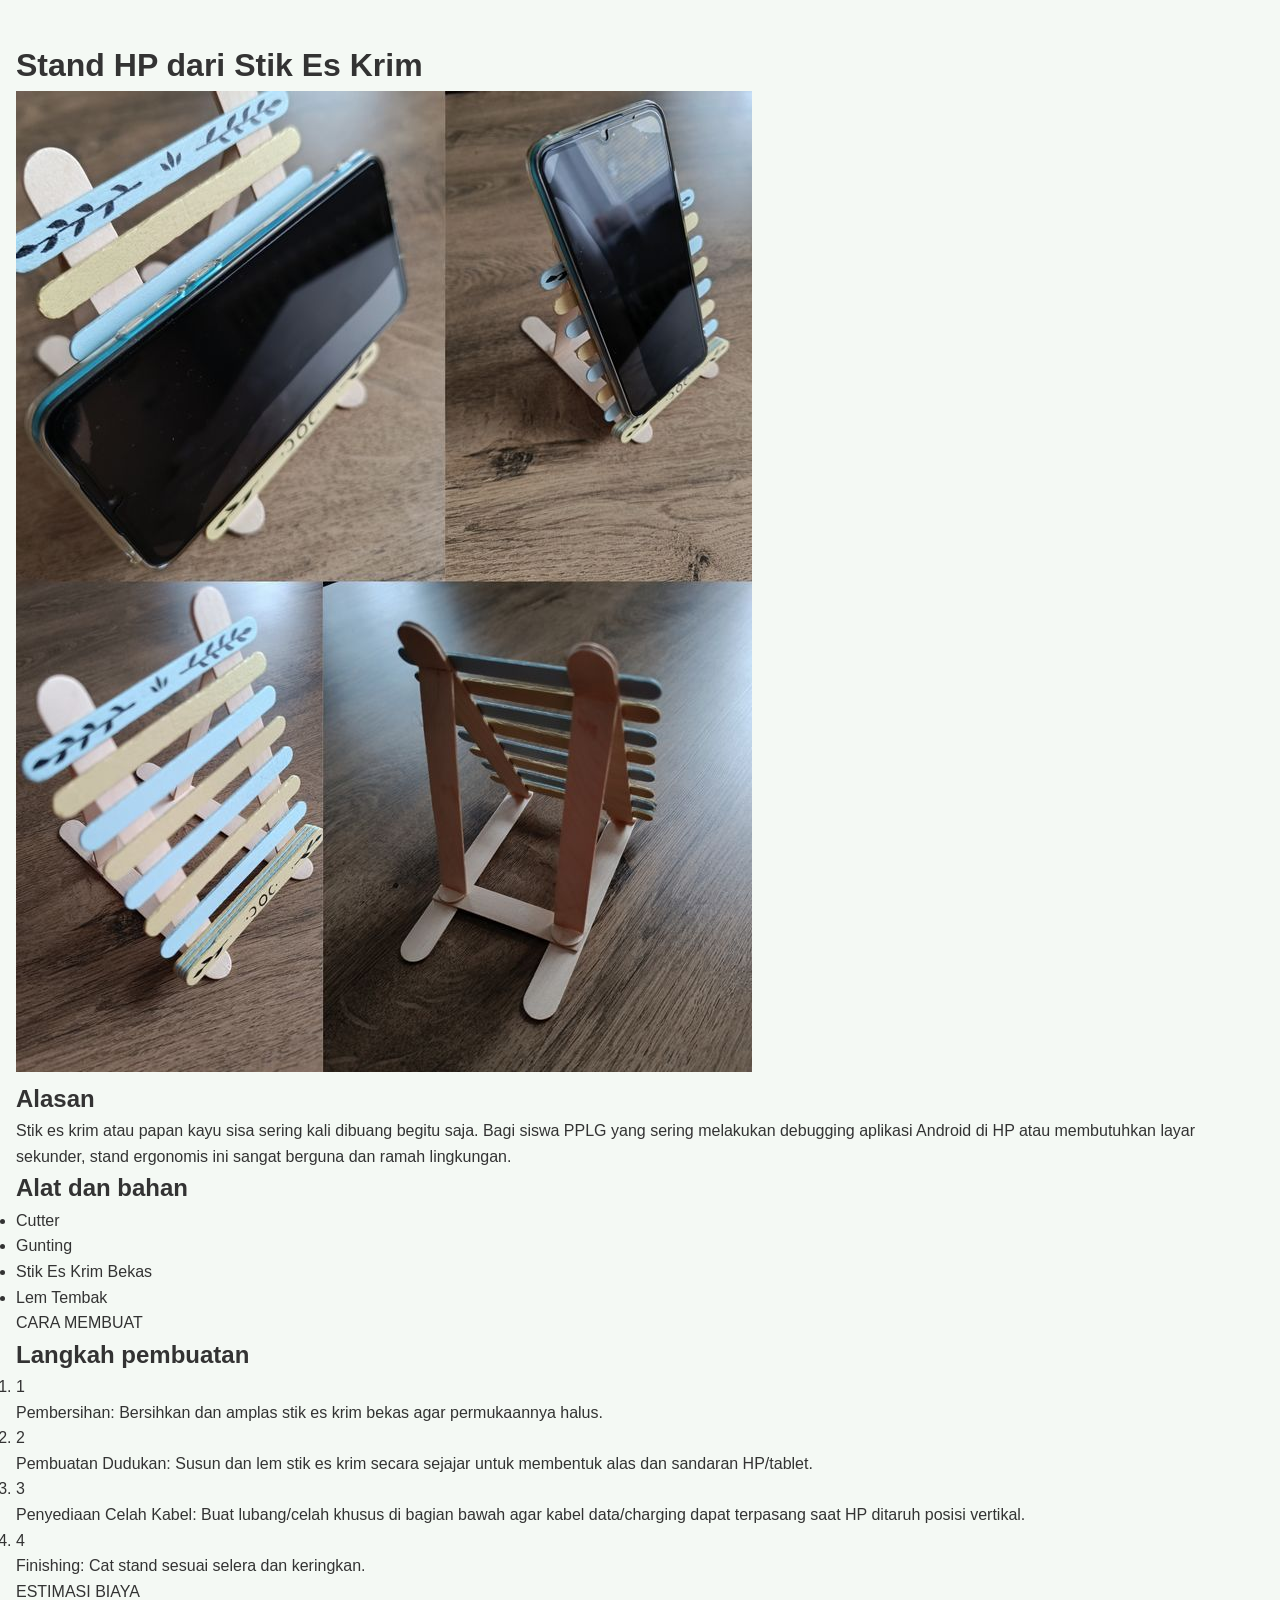
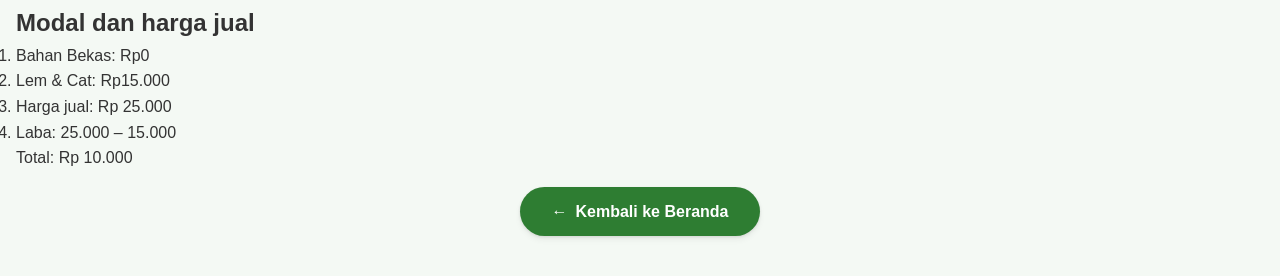
<file: produk5.html>
<!DOCTYPE html>
<html lang="en">
<head>
    <meta charset="UTF-8">
    <meta name="viewport" content="width=device-width, initial-scale=1.0">
    <title>Document</title>
    <link rel="stylesheet" href="style.css">
</head>
<body>
    <main class="main-container">
        
        <!-- Header Judul -->
        <header class="page-header">
            <h1>Stand HP dari Stik Es Krim</h1>
        </header>

        <!-- Gambar Utama -->
        <div class="hero-image-card">
            <img src="WhatsApp Image 2026-10-27 at 14.06.25.jpeg">
        </div>

        <!-- Kartu 1: Produk Daur Ulang Elektronik -->
        <section class="content-card">
            <h2>Alasan</h2>
            <p>Stik es krim atau papan kayu sisa sering kali dibuang begitu saja. Bagi siswa PPLG yang sering melakukan debugging aplikasi Android di HP atau membutuhkan layar sekunder, stand ergonomis ini sangat berguna dan ramah lingkungan.</p>
        </section>

        <!-- Kartu 2: Alat dan Bahan -->
        <section class="content-card">
            <h2>Alat dan bahan</h2>
            <ul>
                <li>Cutter</li>
                <li>Gunting</li>
                <li>Stik Es Krim Bekas</li>
                <li>Lem Tembak</li>
            </ul>
        </section>

        <!-- Kartu 4: Cara Membuat -->
        <section class="content-card">
            <span class="section-tag">CARA MEMBUAT</span>
            <h2>Langkah pembuatan</h2>
            <ol class="step-list">
                <li>
                    <span class="step-num">1</span>
                    <p>Pembersihan: Bersihkan dan amplas stik es krim bekas agar permukaannya halus.</p>
                </li>
                <li>
                    <span class="step-num">2</span>
                    <p>Pembuatan Dudukan: Susun dan lem stik es krim secara sejajar untuk membentuk alas dan sandaran HP/tablet.</p>
                </li>
                <li>
                    <span class="step-num">3</span>
                    <p>Penyediaan Celah Kabel: Buat lubang/celah khusus di bagian bawah agar kabel data/charging dapat terpasang saat HP ditaruh posisi vertikal.</p>
                </li>
                <li>
                    <span class="step-num">4</span>
                    <p>Finishing: Cat stand sesuai selera dan keringkan.</p>
                </li>
            </ol>
        </section>

        <!-- Kartu 5: Estimasi Biaya -->
        <section class="content-card">
            <span class="section-tag">ESTIMASI BIAYA</span>
            <h2>Modal dan harga jual</h2>
             <p>
                <ol>
                    <li>Bahan Bekas: Rp0</li>
                    <li>Lem & Cat:  Rp15.000</li>
                    <li>Harga jual: Rp 25.000</li>
                    <li>Laba: 25.000 – 15.000<br>Total: Rp 10.000</li>
                </ol>
            </p>
        </section>

        <!-- Tombol Kembali ke Beranda -->
        <div class="back-btn-container">
            <a href="index.html" class="btn-kembali">
                <span>←</span>
                <span>Kembali ke Beranda</span>
            </a>
        </div>
    </main>
</body>
</html>
</file>
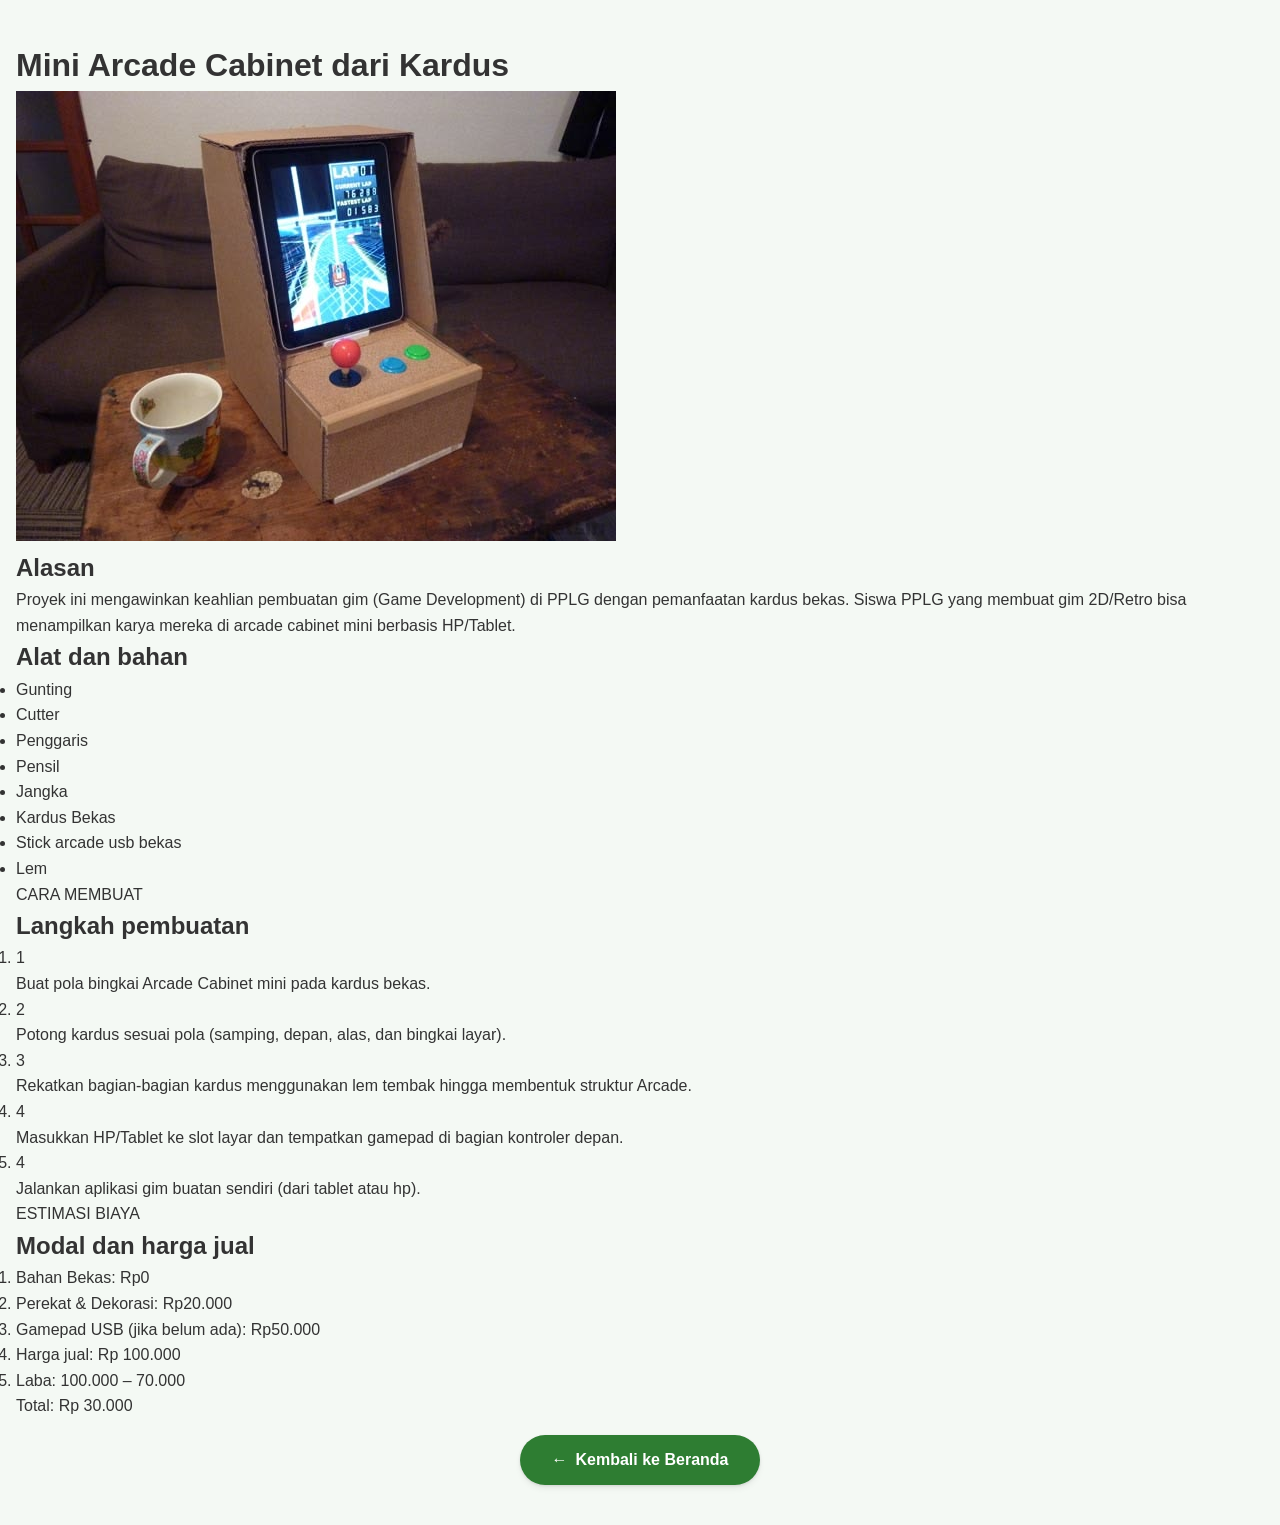
<file: produk6.html>
<!DOCTYPE html>
<html lang="en">
<head>
    <meta charset="UTF-8">
    <meta name="viewport" content="width=device-width, initial-scale=1.0">
    <title>Document</title>
    <link rel="stylesheet" href="style.css">
</head>
<body>
        <main class="main-container">
        
        <!-- Header Judul -->
        <header class="page-header">
            <h1>Mini Arcade Cabinet dari Kardus</h1>
        </header>

        <!-- Gambar Utama -->
        <div class="hero-image-card">
            <img src="WhatsApp Image 2026-10-27 at 14.26.48.jpeg">
        </div>

        <!-- Kartu 1: Produk Daur Ulang Elektronik -->
        <section class="content-card">
            <h2>Alasan</h2>
            <p>Proyek ini mengawinkan keahlian pembuatan gim (Game Development) di PPLG dengan pemanfaatan kardus bekas. Siswa PPLG yang membuat gim 2D/Retro bisa menampilkan karya mereka di arcade cabinet mini berbasis HP/Tablet.</p>
        </section>

        <!-- Kartu 2: Alat dan Bahan -->
        <section class="content-card">
            <h2>Alat dan bahan</h2>
            <ul>
                <li>Gunting</li>
                <li>Cutter</li>
                <li>Penggaris</li>
                <li>Pensil</li>
                <li>Jangka</li>
                <li>Kardus Bekas</li>
                <li>Stick arcade usb bekas</li>
                <li>Lem</li>
            </ul>
        </section>

        <!-- Kartu 4: Cara Membuat -->
        <section class="content-card">
            <span class="section-tag">CARA MEMBUAT</span>
            <h2>Langkah pembuatan</h2>
            <ol class="step-list">
                <li>
                    <span class="step-num">1</span>
                    <p>Buat pola bingkai Arcade Cabinet mini pada kardus bekas.</p>
                </li>
                <li>
                    <span class="step-num">2</span>
                    <p>Potong kardus sesuai pola (samping, depan, alas, dan bingkai layar).</p>
                </li>
                <li>
                    <span class="step-num">3</span>
                    <p>Rekatkan bagian-bagian kardus menggunakan lem tembak hingga membentuk struktur Arcade.</p>
                </li>
                <li>
                    <span class="step-num">4</span>
                    <p>Masukkan HP/Tablet ke slot layar dan tempatkan gamepad di bagian kontroler depan.</p>
                </li>
                <li>
                    <span class="step-num">4</span>
                    <p>Jalankan aplikasi gim buatan sendiri (dari tablet atau hp).</p>
                </li>
            </ol>
        </section>

        <!-- Kartu 5: Estimasi Biaya -->
        <section class="content-card">
            <span class="section-tag">ESTIMASI BIAYA</span>
            <h2>Modal dan harga jual</h2>
             <p>
                <ol>
                    <li>Bahan Bekas: Rp0</li>
                    <li>Perekat & Dekorasi: Rp20.000</li>
                    <li>Gamepad USB (jika belum ada):  Rp50.000</li>
                    <li>Harga jual: Rp 100.000</li>
                    <li>Laba: 100.000 – 70.000<br>Total: Rp 30.000</li>
                </ol>
            </p>
        </section>

        <!-- Tombol Kembali ke Beranda -->
        <div class="back-btn-container">
            <a href="index.html" class="btn-kembali">
                <span>←</span>
                <span>Kembali ke Beranda</span>
            </a>
        </div>
    </main>
</body>
</html>
</file>
<file: inggris.css>
/* --- RESET & VARIABEL DASAR --- */
* {
    margin: 0;
    padding: 0;
    box-sizing: border-box;
    font-family: 'Segoe UI', Tahoma, Geneva, Verdana, sans-serif;
}

:root {
    --primary-color: #2e7d32;
    --primary-light: #4caf50;
    --primary-dark: #1b5e20;
    --accent-color: #81c784;
    --bg-light: #f4f9f4;
    --text-color: #333333;
    --text-muted: #666666;
    --white: #ffffff;
    --shadow: 0 4px 6px rgba(0, 0, 0, 0.05), 0 1px 3px rgba(0, 0, 0, 0.1);
    --transition: all 0.3s ease;
}

html {
    scroll-behavior: smooth;
}

body {
    background-color: var(--bg-light);
    color: var(--text-color);
    line-height: 1.6;
    padding: 2.5rem 1rem;
}

a {
    text-decoration: none;
    color: inherit;
}

/* --- KONTENER UTAMA --- */
.indo-section {
    max-width: 900px;
    margin: 0 auto;
    display: flex;
    flex-direction: column;
    gap: 2rem;
}

/* --- HEADER HALAMAN --- */
.indo-header {
    text-align: center;
    margin-bottom: 1rem;
}

.indo-header h2 {
    font-size: 2.5rem;
    color: var(--primary-dark);
    margin-bottom: 0.25rem;
}

.indo-header p {
    color: var(--text-muted);
    font-size: 1.1rem;
}

/* --- TABLE / CARDS CONTAINER --- */
.table-container {
    display: flex;
    flex-direction: column;
    gap: 1.5rem;
}

/* --- REPORT CARD (DETAILS ELEMEN) --- */
.report-card {
    background: var(--white);
    border-radius: 16px;
    box-shadow: var(--shadow);
    overflow: hidden;
    transition: var(--transition);
    border: 1px solid #e0e8e0;
}

.report-card:hover {
    box-shadow: 0 10px 20px rgba(0, 0, 0, 0.08);
}

.report-summary {
    padding: 1.25rem 1.75rem;
    background-color: var(--white);
    cursor: pointer;
    display: flex;
    justify-content: space-between;
    align-items: center;
    user-select: none;
    transition: var(--transition);
}

.report-summary:hover {
    background-color: rgba(76, 175, 80, 0.04);
}

.report-summary::-webkit-details-marker {
    display: none; /* Hilangkan ikon panah default browser */
}

.summary-left {
    display: flex;
    align-items: center;
    gap: 1rem;
    width: 100%;
}

/* Kustom Ikon Toggle Panah */
.icon-toggle {
    display: inline-block;
    width: 10px;
    height: 10px;
    border-right: 2px solid var(--primary-color);
    border-bottom: 2px solid var(--primary-color);
    transform: rotate(-45deg);
    transition: transform 0.3s ease;
    margin-left: auto;
}

.report-card[open] .icon-toggle {
    transform: rotate(45deg);
}

.badge-label {
    background-color: rgba(76, 175, 80, 0.15);
    color: var(--primary-color);
    padding: 0.25rem 0.75rem;
    border-radius: 50px;
    font-size: 0.75rem;
    font-weight: 700;
    letter-spacing: 0.5px;
}

.author-name {
    font-size: 1.1rem;
    font-weight: 700;
    color: var(--primary-dark);
}

/* --- ISI KONTEN LAPORAN --- */
.report-content {
    padding: 2rem;
    background-color: var(--bg-light);
    border-top: 1px solid #e0e8e0;
    display: flex;
    flex-direction: column;
    gap: 1.5rem;
}

.report-content h2 {
    font-size: 1.5rem;
    color: var(--primary-dark);
    text-align: center;
}

.report-content img {
    width: 100%;
    max-width: 300px;
    height: 250px;
    object-fit: cover;
    border-radius: 12px;
    margin: 0 auto;
    box-shadow: var(--shadow);
    display: block;
}

.report-content p {
    color: var(--text-color);
    font-size: 1.05rem;
    line-height: 1.8;
    text-align: justify;
}

.report-content p strong {
    color: var(--primary-dark);
    display: block;
    margin-top: 1rem;
    font-size: 1.1rem;
    border-bottom: 2px solid rgba(76, 175, 80, 0.2);
    padding-bottom: 0.25rem;
}

/* --- TOMBOL KEMBALI --- */
.back-btn-container {
    text-align: center;
    margin-top: 1rem;
}

.btn-kembali {
    display: inline-flex;
    align-items: center;
    gap: 0.5rem;
    background-color: var(--primary-color);
    color: var(--white);
    padding: 0.75rem 2rem;
    border-radius: 50px;
    font-weight: 600;
    transition: var(--transition);
    box-shadow: var(--shadow);
}

.btn-kembali:hover {
    background-color: var(--primary-dark);
    transform: translateY(-2px);
}

/* --- RESPONSIF / MOBILE --- */
@media (max-width: 768px) {
    body {
        padding: 1rem 0.5rem;
    }

    .indo-header h2 {
        font-size: 2rem;
    }

    .report-summary {
        padding: 1rem;
    }

    .report-content {
        padding: 1.25rem;
    }

    .author-name {
        font-size: 0.95rem;
    }
}
</file>
<file: matematika.css>
/* --- RESET & VARIABEL DASAR --- */
* {
    margin: 0;
    padding: 0;
    box-sizing: border-box;
    font-family: 'Segoe UI', Tahoma, Geneva, Verdana, sans-serif;
}

:root {
    --primary-color: #2e7d32;
    --primary-light: #4caf50;
    --primary-dark: #1b5e20;
    --accent-color: #81c784;
    --bg-light: #f4f9f4;
    --text-color: #333333;
    --text-muted: #666666;
    --white: #ffffff;
    --shadow: 0 4px 6px rgba(0, 0, 0, 0.05), 0 1px 3px rgba(0, 0, 0, 0.1);
    --transition: all 0.3s ease;
}

html {
    scroll-behavior: smooth;
}

body {
    background-color: var(--bg-light);
    color: var(--text-color);
    line-height: 1.6;
    padding: 2rem 1rem;
}

a {
    text-decoration: none;
    color: inherit;
}

ul, ol {
    list-style-type: none;
}

/* --- KONTRAKTOR UTAMA --- */
.main-container {
    max-width: 1200px;
    margin: 0 auto;
}

/* --- HEADER SECTION --- */
.section-title {
    text-align: center;
    margin-bottom: 3rem;
}

.section-title h2 {
    font-size: 2.25rem;
    color: var(--primary-dark);
    margin-bottom: 0.5rem;
}

.section-title p {
    color: var(--text-muted);
    font-size: 1.1rem;
}

/* --- CARDS CONTAINER --- */
.cards-container {
    display: grid;
    grid-template-columns: repeat(auto-fit, minmax(340px, 1fr));
    gap: 2rem;
    margin-bottom: 3rem;
}

.math-card {
    background: var(--white);
    border-radius: 16px;
    overflow: hidden;
    box-shadow: var(--shadow);
    padding: 1.5rem;
    display: flex;
    flex-direction: column;
    gap: 1.25rem;
    transition: var(--transition);
}

.math-card:hover {
    transform: translateY(-5px);
    box-shadow: 0 10px 20px rgba(0,0,0,0.1);
}

.card-image-box {
    width: 100%;
    height: 220px;
    border-radius: 12px;
    overflow: hidden;
    background-color: #eee;
}

.card-image-box img {
    width: 100%;
    height: 100%;
    object-fit: cover;
    transition: var(--transition);
}

.math-card:hover .card-image-box img {
    transform: scale(1.03);
}

.math-card h3 {
    font-size: 1.1rem;
    color: var(--primary-dark);
    text-align: center;
    font-weight: 700;
}

/* --- DROPDOWN PERHITUNGAN --- --> */
.calc-dropdown {
    background-color: var(--bg-light);
    border-radius: 10px;
    border: 1px solid #e0e8e0;
    overflow: hidden;
    transition: var(--transition);
}

.calc-dropdown summary {
    padding: 1rem;
    font-weight: 600;
    color: var(--primary-dark);
    cursor: pointer;
    display: flex;
    justify-content: space-between;
    align-items: center;
    user-select: none;
    background-color: rgba(76, 175, 80, 0.05);
}

.calc-dropdown summary:hover {
    background-color: rgba(76, 175, 80, 0.1);
}

.calc-dropdown summary::-webkit-details-marker {
    display: none; /* Hilangkan panah bawaan browser */
}

.arrow {
    font-size: 1.2rem;
    transition: transform 0.3s ease;
}

.calc-dropdown[open] .arrow {
    transform: rotate(180deg);
}

.calc-content {
    padding: 1.25rem;
    background-color: var(--white);
    border-top: 1px solid #e0e8e0;
    display: flex;
    flex-direction: column;
    gap: 1rem;
    font-size: 0.95rem;
}

.calc-content h4 {
    color: var(--primary-color);
    font-size: 1rem;
    margin-top: 0.5rem;
    border-bottom: 2px solid var(--bg-light);
    padding-bottom: 0.25rem;
}

.calc-content ul {
    padding-left: 1rem;
    display: flex;
    flex-direction: column;
    gap: 0.3rem;
    color: var(--text-muted);
}

.equation-box {
    background-color: var(--bg-light);
    padding: 0.5rem 1rem;
    border-left: 4px solid var(--primary-light);
    font-family: monospace;
    font-size: 1rem;
    font-weight: 600;
    color: var(--primary-dark);
    border-radius: 4px;
}

.step-list {
    display: flex;
    flex-direction: column;
    gap: 1rem;
    padding-left: 1rem;
}

.step-list li {
    line-height: 1.7;
    color: var(--text-muted);
}

.step-list code {
    background-color: #f8f9fa;
    padding: 0.1rem 0.4rem;
    border-radius: 4px;
    font-family: monospace;
    font-size: 0.9rem;
    color: #c7254e;
}

.result-box {
    background-color: rgba(46, 125, 50, 0.1);
    color: var(--primary-dark);
    padding: 0.75rem 1rem;
    border-radius: 8px;
    font-weight: 600;
    text-align: center;
    border: 1px dashed var(--primary-light);
    margin-top: 0.5rem;
}

/* --- TOMBOL KEMBALI --- */
.back-btn-container {
    text-align: center;
    margin-top: 2rem;
}

.btn-kembali {
    display: inline-flex;
    align-items: center;
    gap: 0.5rem;
    background-color: var(--primary-color);
    color: var(--white);
    padding: 0.75rem 1.75rem;
    border-radius: 50px;
    font-weight: 600;
    transition: var(--transition);
    box-shadow: var(--shadow);
}

.btn-kembali:hover {
    background-color: var(--primary-dark);
    transform: translateY(-2px);
}

/* --- RESPONSIF / MOBILE --- */
@media (max-width: 768px) {
    .cards-container {
        grid-template-columns: 1fr;
    }
}
</file>
<file: style.css>
/* --- RESET & VARIABEL DASAR --- */
* {
    margin: 0;
    padding: 0;
    box-sizing: border-box;
    font-family: 'Segoe UI', Tahoma, Geneva, Verdana, sans-serif;
}

:root {
    --primary-color: #2e7d32;
    --primary-light: #4caf50;
    --primary-dark: #1b5e20;
    --accent-color: #81c784;
    --bg-light: #f4f9f4;
    --text-color: #333333;
    --text-muted: #666666;
    --white: #ffffff;
    --shadow: 0 4px 6px rgba(0, 0, 0, 0.05), 0 1px 3px rgba(0, 0, 0, 0.1);
    --transition: all 0.3s ease;
}

html {
    scroll-behavior: smooth;
}

body {
    background-color: var(--bg-light);
    color: var(--text-color);
    line-height: 1.6;
    padding: 2.5rem 1rem;
}

a {
    text-decoration: none;
    color: inherit;
}

/* --- KONTENER UTAMA --- */
.indo-section {
    max-width: 900px;
    margin: 0 auto;
    display: flex;
    flex-direction: column;
    gap: 2rem;
}

/* --- HEADER HALAMAN --- */
.indo-header {
    text-align: center;
    margin-bottom: 1rem;
}

.indo-header h2 {
    font-size: 2.5rem;
    color: var(--primary-dark);
    margin-bottom: 0.25rem;
}

.indo-header p {
    color: var(--text-muted);
    font-size: 1.1rem;
}

/* --- TABLE / CARDS CONTAINER --- */
.table-container {
    display: flex;
    flex-direction: column;
    gap: 1.5rem;
}

/* --- REPORT CARD (DETAILS ELEMEN) --- */
.report-card {
    background: var(--white);
    border-radius: 16px;
    box-shadow: var(--shadow);
    overflow: hidden;
    transition: var(--transition);
    border: 1px solid #e0e8e0;
}

.report-card:hover {
    box-shadow: 0 10px 20px rgba(0, 0, 0, 0.08);
}

.report-summary {
    padding: 1.25rem 1.75rem;
    background-color: var(--white);
    cursor: pointer;
    display: flex;
    justify-content: space-between;
    align-items: center;
    user-select: none;
    transition: var(--transition);
}

.report-summary:hover {
    background-color: rgba(76, 175, 80, 0.04);
}

.report-summary::-webkit-details-marker {
    display: none; /* Hilangkan ikon panah default browser */
}

.summary-left {
    display: flex;
    align-items: center;
    gap: 1rem;
    width: 100%;
}

/* Kustom Ikon Toggle Panah */
.icon-toggle {
    display: inline-block;
    width: 10px;
    height: 10px;
    border-right: 2px solid var(--primary-color);
    border-bottom: 2px solid var(--primary-color);
    transform: rotate(-45deg);
    transition: transform 0.3s ease;
    margin-left: auto;
}

.report-card[open] .icon-toggle {
    transform: rotate(45deg);
}

.badge-label {
    background-color: rgba(76, 175, 80, 0.15);
    color: var(--primary-color);
    padding: 0.25rem 0.75rem;
    border-radius: 50px;
    font-size: 0.75rem;
    font-weight: 700;
    letter-spacing: 0.5px;
}

.author-name {
    font-size: 1.1rem;
    font-weight: 700;
    color: var(--primary-dark);
}

/* --- ISI KONTEN LAPORAN --- */
.report-content {
    padding: 2rem;
    background-color: var(--bg-light);
    border-top: 1px solid #e0e8e0;
    display: flex;
    flex-direction: column;
    gap: 1.5rem;
}

.report-content h2 {
    font-size: 1.5rem;
    color: var(--primary-dark);
    text-align: center;
}

.report-content img {
    width: 100%;
    max-width: 300px;
    height: 250px;
    object-fit: cover;
    border-radius: 12px;
    margin: 0 auto;
    box-shadow: var(--shadow);
    display: block;
}

/* Mengatur agar teks & tanda pemisah di dalam report-content rata kiri sempurna */
.report-content p {
    color: var(--text-color);
    font-size: 1.05rem;
    line-height: 1.8;
    text-align: left; /* Memastikan teks rata kiri */
}

.report-content p strong {
    color: var(--primary-dark);
    display: block;
    margin-top: 1.25rem;
    font-size: 1.1rem;
    border-bottom: 2px solid rgba(76, 175, 80, 0.2);
    padding-bottom: 0.25rem;
    text-align: left; /* Memastikan judul paragraf rata kiri */
}

/* --- TOMBOL KEMBALI --- */
.back-btn-container {
    text-align: center;
    margin-top: 1rem;
}

.btn-kembali {
    display: inline-flex;
    align-items: center;
    gap: 0.5rem;
    background-color: var(--primary-color);
    color: var(--white);
    padding: 0.75rem 2rem;
    border-radius: 50px;
    font-weight: 600;
    transition: var(--transition);
    box-shadow: var(--shadow);
}

.btn-kembali:hover {
    background-color: var(--primary-dark);
    transform: translateY(-2px);
}

/* --- RESPONSIF / MOBILE --- */
@media (max-width: 768px) {
    body {
        padding: 1rem 0.5rem;
    }

    .indo-header h2 {
        font-size: 2rem;
    }

    .report-summary {
        padding: 1rem;
    }

    .report-content {
        padding: 1.25rem;
    }

    .author-name {
        font-size: 0.95rem;
    }
}
</file>
